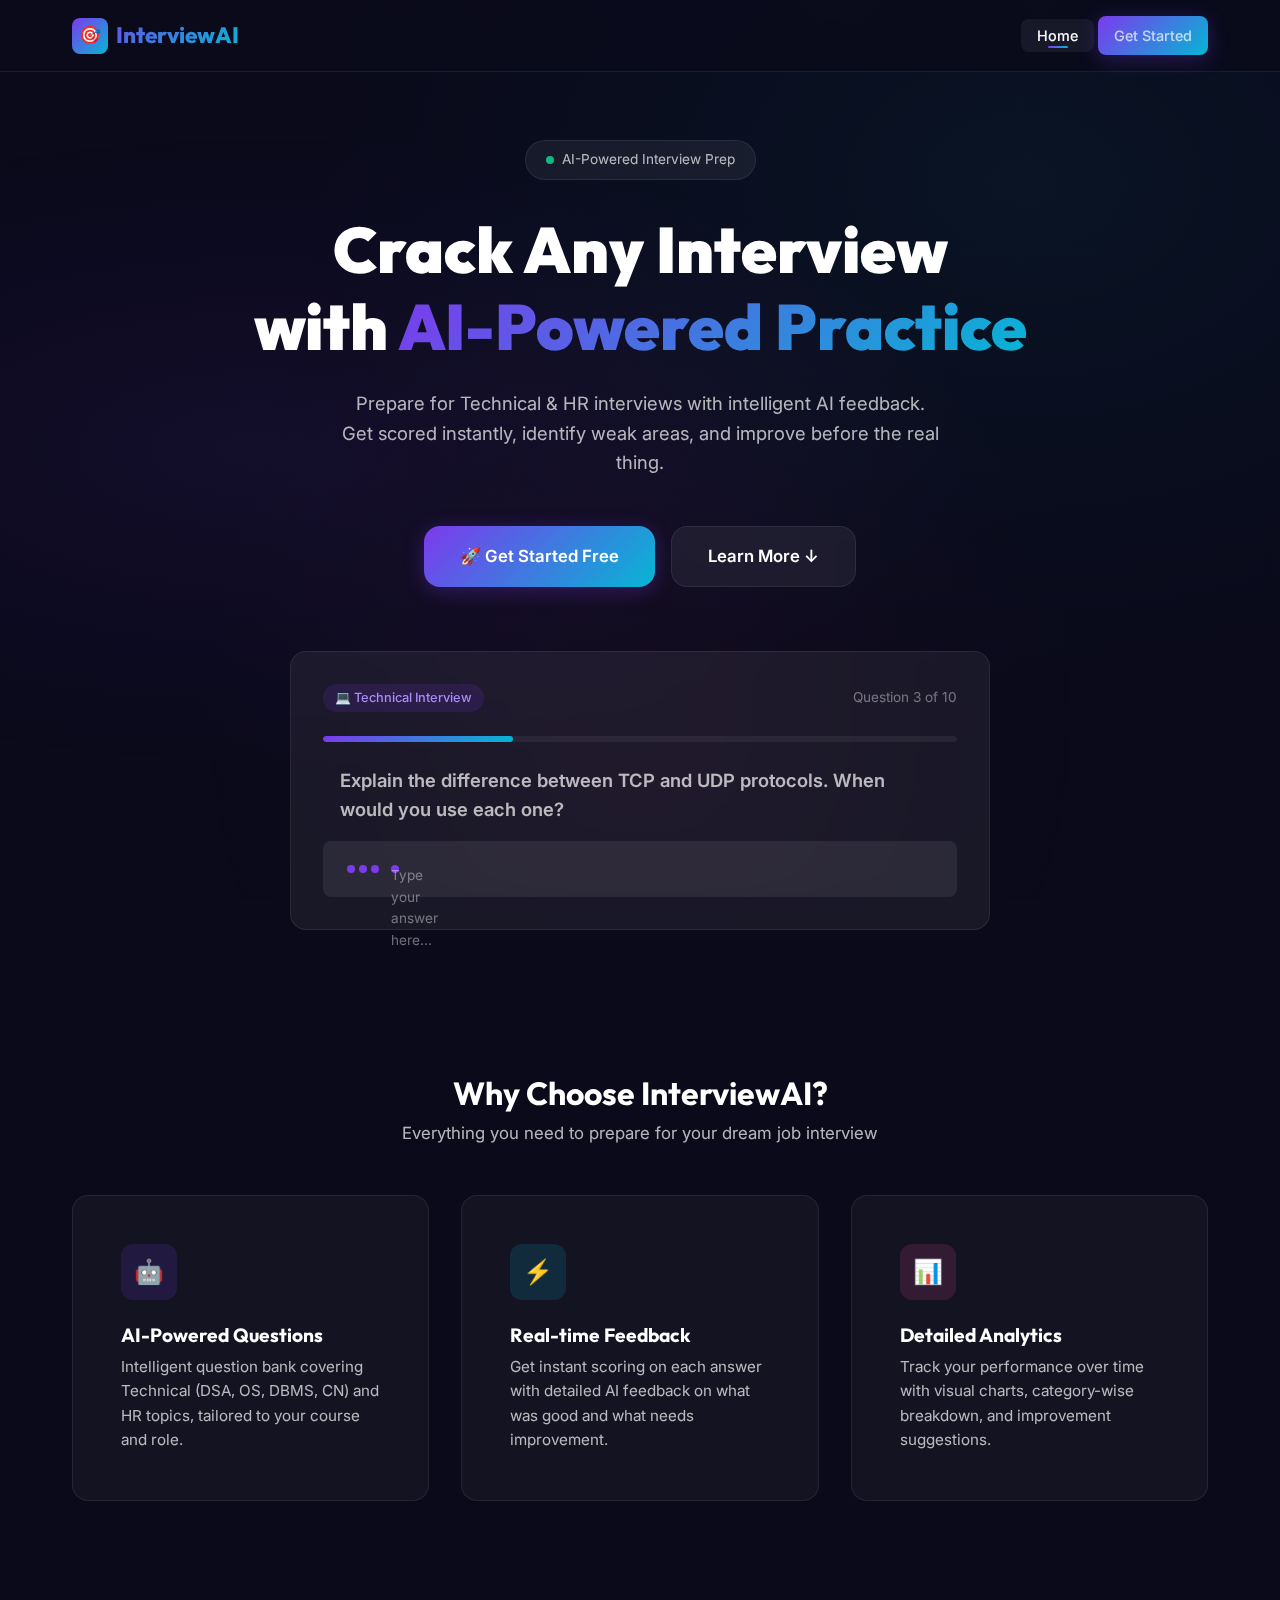
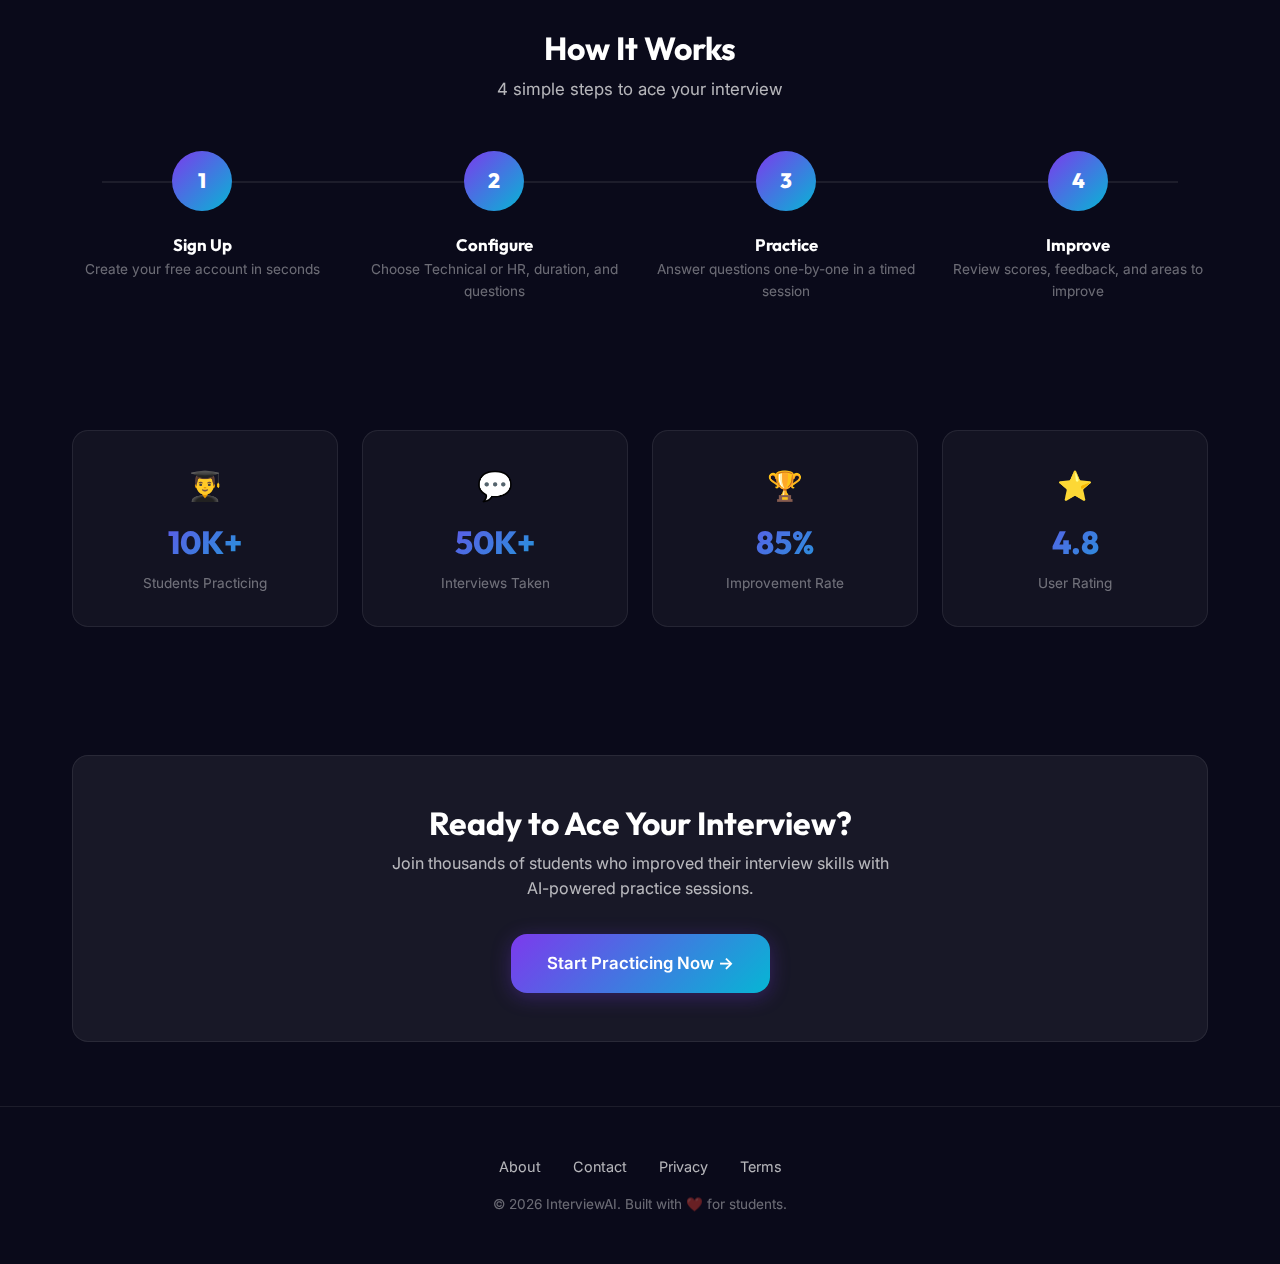
<file: index.html>
<!DOCTYPE html>
<html lang="en">
<head>
  <meta charset="UTF-8">
  <meta name="viewport" content="width=device-width, initial-scale=1.0">
  <meta name="description" content="AI-powered mock interview platform for college students. Practice Technical & HR interviews with real-time AI feedback.">
  <title>InterviewAI — Ace Your Next Interview</title>
  <link rel="stylesheet" href="css/style.css">
</head>
<body>
  <div class="particles"></div>

  <nav class="navbar" id="mainNavbar"></nav>

  <!-- Hero Section -->
  <section class="hero">
    <div class="container">
      <div class="hero-badge">
        <span class="badge-dot"></span>
        AI-Powered Interview Prep
      </div>
      <h1>
        Crack Any Interview<br>
        with <span class="gradient-text">AI-Powered Practice</span>
      </h1>
      <p>
        Prepare for Technical & HR interviews with intelligent AI feedback. 
        Get scored instantly, identify weak areas, and improve before the real thing.
      </p>
      <div class="hero-actions">
        <a href="signup.html" class="btn btn-primary btn-lg">
          🚀 Get Started Free
        </a>
        <a href="#features" class="btn btn-secondary btn-lg">
          Learn More ↓
        </a>
      </div>

      <!-- Hero Visual - Mock Interview Preview -->
      <div class="hero-visual">
        <div class="card glass" style="max-width: 700px; margin: 0 auto; padding: 2rem; text-align: left;">
          <div style="display: flex; justify-content: space-between; align-items: center; margin-bottom: 1.5rem;">
            <span class="tag tag-purple">💻 Technical Interview</span>
            <span style="color: var(--text-muted); font-size: 0.85rem;">Question 3 of 10</span>
          </div>
          <div class="progress-bar" style="margin-bottom: 1.5rem;">
            <div class="progress-fill" style="width: 30%;"></div>
          </div>
          <p style="font-size: 1.15rem; font-weight: 600; margin-bottom: 1rem;">
            Explain the difference between TCP and UDP protocols. When would you use each one?
          </p>
          <div style="background: var(--bg-input); border-radius: var(--radius-sm); padding: 1rem; color: var(--text-muted); font-size: 0.9rem;">
            <div class="typing-indicator">
              <span></span><span></span><span></span>
              <span style="margin-left: 8px; font-size: 0.85rem;">Type your answer here...</span>
            </div>
          </div>
        </div>
      </div>
    </div>
  </section>

  <!-- Features Section -->
  <section class="section" id="features">
    <div class="container">
      <div class="text-center mb-2xl">
        <h2 class="section-title scroll-animate">Why Choose <span class="gradient-text">InterviewAI</span>?</h2>
        <p class="section-subtitle scroll-animate">Everything you need to prepare for your dream job interview</p>
      </div>
      <div class="features-grid">
        <div class="card feature-card card-hover scroll-animate">
          <div class="feature-icon">🤖</div>
          <h3>AI-Powered Questions</h3>
          <p>Intelligent question bank covering Technical (DSA, OS, DBMS, CN) and HR topics, tailored to your course and role.</p>
        </div>
        <div class="card feature-card card-hover scroll-animate">
          <div class="feature-icon">⚡</div>
          <h3>Real-time Feedback</h3>
          <p>Get instant scoring on each answer with detailed AI feedback on what was good and what needs improvement.</p>
        </div>
        <div class="card feature-card card-hover scroll-animate">
          <div class="feature-icon">📊</div>
          <h3>Detailed Analytics</h3>
          <p>Track your performance over time with visual charts, category-wise breakdown, and improvement suggestions.</p>
        </div>
      </div>
    </div>
  </section>

  <!-- How It Works -->
  <section class="section">
    <div class="container">
      <div class="text-center mb-2xl">
        <h2 class="section-title scroll-animate">How It <span class="gradient-text">Works</span></h2>
        <p class="section-subtitle scroll-animate">4 simple steps to ace your interview</p>
      </div>
      <div class="steps">
        <div class="step-item scroll-animate">
          <div class="step-number">1</div>
          <h4>Sign Up</h4>
          <p>Create your free account in seconds</p>
        </div>
        <div class="step-item scroll-animate">
          <div class="step-number">2</div>
          <h4>Configure</h4>
          <p>Choose Technical or HR, duration, and questions</p>
        </div>
        <div class="step-item scroll-animate">
          <div class="step-number">3</div>
          <h4>Practice</h4>
          <p>Answer questions one-by-one in a timed session</p>
        </div>
        <div class="step-item scroll-animate">
          <div class="step-number">4</div>
          <h4>Improve</h4>
          <p>Review scores, feedback, and areas to improve</p>
        </div>
      </div>
    </div>
  </section>

  <!-- Stats Section -->
  <section class="section">
    <div class="container">
      <div class="grid grid-4" style="gap: var(--space-lg);">
        <div class="card stat-card scroll-animate">
          <div class="stat-icon">👨‍🎓</div>
          <div class="stat-value">10K+</div>
          <div class="stat-label">Students Practicing</div>
        </div>
        <div class="card stat-card scroll-animate">
          <div class="stat-icon">💬</div>
          <div class="stat-value">50K+</div>
          <div class="stat-label">Interviews Taken</div>
        </div>
        <div class="card stat-card scroll-animate">
          <div class="stat-icon">🏆</div>
          <div class="stat-value">85%</div>
          <div class="stat-label">Improvement Rate</div>
        </div>
        <div class="card stat-card scroll-animate">
          <div class="stat-icon">⭐</div>
          <div class="stat-value">4.8</div>
          <div class="stat-label">User Rating</div>
        </div>
      </div>
    </div>
  </section>

  <!-- CTA Section -->
  <section class="section">
    <div class="container">
      <div class="card glass text-center scroll-animate" style="padding: 3rem 2rem;">
        <h2 style="font-size: 2rem; margin-bottom: 0.5rem;">Ready to Ace Your Interview?</h2>
        <p class="text-secondary" style="margin-bottom: 2rem; max-width: 500px; margin-left: auto; margin-right: auto;">
          Join thousands of students who improved their interview skills with AI-powered practice sessions.
        </p>
        <a href="signup.html" class="btn btn-primary btn-lg">Start Practicing Now →</a>
      </div>
    </div>
  </section>

  <!-- Footer -->
  <footer class="footer">
    <div class="container">
      <div class="footer-links">
        <a href="#">About</a>
        <a href="#">Contact</a>
        <a href="#">Privacy</a>
        <a href="#">Terms</a>
      </div>
      <p>© 2026 InterviewAI. Built with ❤️ for students.</p>
    </div>
  </footer>

  <script src="js/app.js"></script>
  <script>
    renderNavbar('home');
  </script>
</body>
</html>
</file>
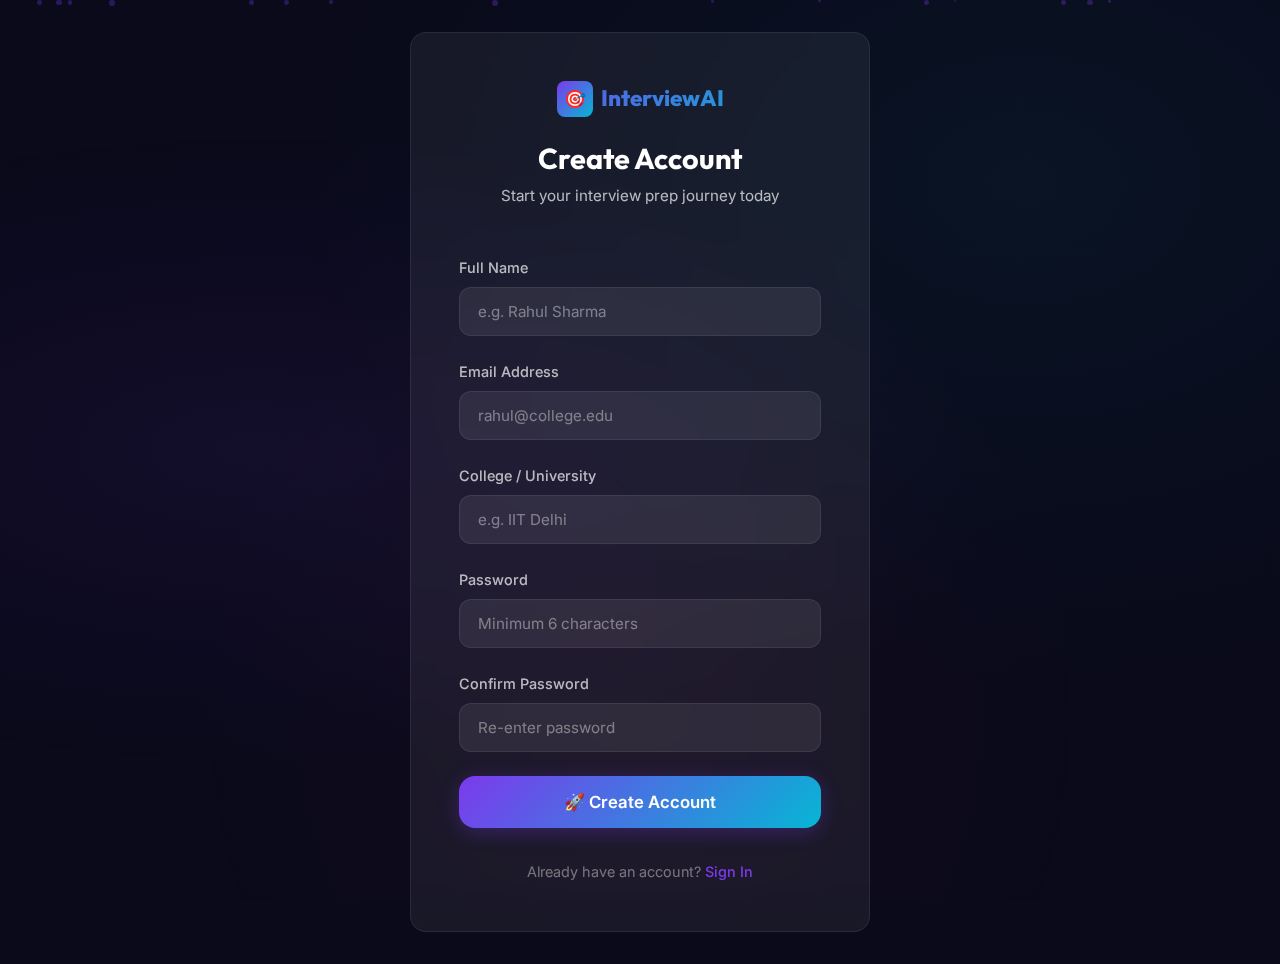
<file: analytics.html>
<!DOCTYPE html>
<html lang="en">

<head>
    <meta charset="UTF-8">
    <meta name="viewport" content="width=device-width, initial-scale=1.0">
    <title>Analytics — InterviewAI</title>
    <link rel="stylesheet" href="css/style.css">
</head>

<body>
    <div class="particles"></div>
    <nav class="navbar" id="mainNavbar"></nav>

    <div class="page-content">
        <div class="container">
            <!-- Results Header -->
            <div class="results-header animate-in">
                <span class="tag tag-purple mb-md" id="resultType" style="display: inline-flex;">💻 Technical
                    Interview</span>
                <h1 class="section-title mb-sm">Your Interview <span class="gradient-text">Results</span></h1>
                <p class="text-secondary" id="resultMeta">10 Questions • B.Tech • Feb 22, 2026</p>
            </div>

            <!-- Score & Stats Row -->
            <div class="grid grid-3 mb-xl" style="gap: var(--space-lg);">
                <!-- Overall Score Gauge -->
                <div class="card glass text-center animate-in animate-in-delay-1" style="padding: var(--space-2xl);">
                    <div class="score-gauge">
                        <svg viewBox="0 0 180 180">
                            <defs>
                                <linearGradient id="gaugeGradient" x1="0%" y1="0%" x2="100%" y2="0%">
                                    <stop offset="0%" style="stop-color:#7c3aed" />
                                    <stop offset="100%" style="stop-color:#06b6d4" />
                                </linearGradient>
                            </defs>
                            <circle class="gauge-bg" cx="90" cy="90" r="80" />
                            <circle class="gauge-fill" cx="90" cy="90" r="80" id="scoreCircle" />
                        </svg>
                        <div class="gauge-text">
                            <div class="gauge-value" id="scoreValue">0</div>
                            <div class="gauge-label">Overall Score</div>
                        </div>
                    </div>
                    <div class="mt-md" id="scoreTag"></div>
                </div>

                <!-- Performance Breakdown -->
                <div class="card glass animate-in animate-in-delay-2" style="padding: var(--space-2xl);">
                    <h4 class="mb-lg">📊 Performance</h4>
                    <div style="display: flex; flex-direction: column; gap: var(--space-md);" id="performanceBreakdown">
                    </div>
                </div>

                <!-- Quick Stats -->
                <div class="card glass animate-in animate-in-delay-3" style="padding: var(--space-2xl);">
                    <h4 class="mb-lg">⚡ Quick Stats</h4>
                    <div style="display: flex; flex-direction: column; gap: var(--space-lg);" id="quickStats">
                    </div>
                </div>
            </div>

            <!-- Category Chart -->
            <div class="card glass mb-xl animate-in animate-in-delay-3" style="padding: var(--space-2xl);">
                <h3 class="mb-lg">📈 Score Distribution</h3>
                <div class="bar-chart" id="barChart"></div>
            </div>

            <!-- Strengths & Improvements -->
            <div class="grid grid-2 mb-xl" style="gap: var(--space-lg);">
                <div class="card glass animate-in animate-in-delay-4" style="padding: var(--space-2xl);">
                    <h3 class="mb-lg">💪 Strengths</h3>
                    <ul class="improvement-list" id="strengthsList">
                    </ul>
                </div>
                <div class="card glass animate-in animate-in-delay-5" style="padding: var(--space-2xl);">
                    <h3 class="mb-lg">🎯 Areas of Improvement</h3>
                    <ul class="improvement-list" id="improvementsList">
                    </ul>
                </div>
            </div>

            <!-- Detailed Q&A Feedback -->
            <div class="animate-in animate-in-delay-5">
                <h3 class="mb-lg">📝 Detailed Question Feedback</h3>
                <div id="feedbackList"></div>
            </div>

            <!-- Historical Performance (if multiple) -->
            <div class="card glass mt-xl animate-in" id="historySection"
                style="padding: var(--space-2xl); display: none;">
                <h3 class="mb-lg">📊 Performance Trend</h3>
                <div class="bar-chart" id="historyChart" style="height: 150px;"></div>
            </div>

            <!-- Actions -->
            <div class="d-flex justify-between mt-xl animate-in" style="flex-wrap: wrap; gap: var(--space-md);">
                <a href="dashboard.html" class="btn btn-secondary">← Back to Dashboard</a>
                <div class="d-flex gap-md">
                    <a href="select-interview.html" class="btn btn-primary">🔄 Take Another Interview</a>
                </div>
            </div>
        </div>
    </div>

    <script src="js/app.js"></script>
    <script src="js/analytics.js"></script>
</body>

</html>
</file>
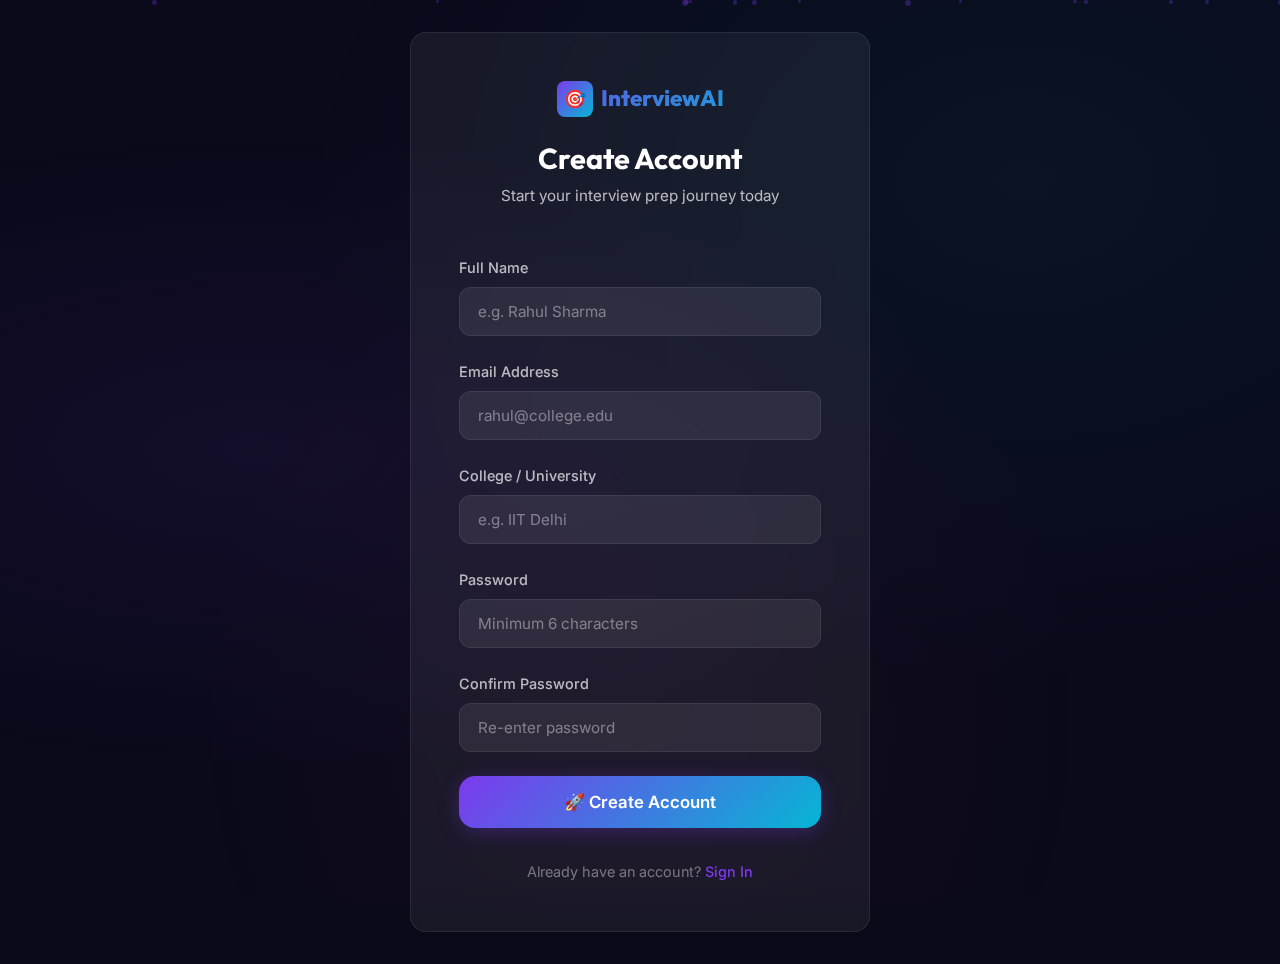
<file: dashboard.html>
<!DOCTYPE html>
<html lang="en">

<head>
    <meta charset="UTF-8">
    <meta name="viewport" content="width=device-width, initial-scale=1.0">
    <title>Dashboard — InterviewAI</title>
    <link rel="stylesheet" href="css/style.css">
</head>

<body>
    <div class="particles"></div>
    <nav class="navbar" id="mainNavbar"></nav>

    <div class="page-content">
        <div class="container">
            <div class="dashboard-layout">
                <!-- Sidebar -->
                <aside class="card glass sidebar animate-in">
                    <ul class="sidebar-nav">
                        <li><a href="dashboard.html" class="active"><span class="nav-icon">📊</span> Dashboard</a></li>
                        <li><a href="select-interview.html"><span class="nav-icon">🎤</span> New Interview</a></li>
                        <li><a href="analytics.html"><span class="nav-icon">📈</span> Analytics</a></li>
                        <li><a href="profile.html"><span class="nav-icon">👤</span> Profile</a></li>
                    </ul>
                    <div
                        style="margin-top: auto; padding-top: var(--space-xl); border-top: 1px solid var(--border-color); margin-top: var(--space-xl);">
                        <a href="#" onclick="logout()"
                            style="display: flex; align-items: center; gap: var(--space-md); padding: 12px 16px; border-radius: var(--radius-md); font-size: 0.9rem; color: var(--text-muted); transition: var(--transition-base);">
                            <span class="nav-icon">🚪</span> Logout
                        </a>
                    </div>
                </aside>

                <!-- Main Content -->
                <main class="main-content">
                    <!-- Welcome Banner -->
                    <div class="card glass welcome-banner animate-in animate-in-delay-1">
                        <div class="banner-decoration">🎯</div>
                        <h2 id="welcomeText">Welcome back! 👋</h2>
                        <p>Ready to practice? Start a new mock interview and sharpen your skills.</p>
                        <a href="select-interview.html" class="btn btn-primary">🚀 Start New Interview</a>
                    </div>

                    <!-- Stats -->
                    <div class="grid grid-3 mb-xl" style="gap: var(--space-md);" id="statsGrid">
                        <div class="card glass stat-card animate-in animate-in-delay-2">
                            <div class="stat-icon">📝</div>
                            <div class="stat-value" id="totalInterviews">0</div>
                            <div class="stat-label">Total Interviews</div>
                        </div>
                        <div class="card glass stat-card animate-in animate-in-delay-3">
                            <div class="stat-icon">🏆</div>
                            <div class="stat-value" id="avgScore">—</div>
                            <div class="stat-label">Average Score</div>
                        </div>
                        <div class="card glass stat-card animate-in animate-in-delay-4">
                            <div class="stat-icon">⭐</div>
                            <div class="stat-value" id="bestCategory">—</div>
                            <div class="stat-label">Best Category</div>
                        </div>
                    </div>

                    <!-- Quick Actions -->
                    <div class="grid grid-2 mb-xl" style="gap: var(--space-md);">
                        <a href="select-interview.html" class="card glass card-hover animate-in animate-in-delay-3"
                            style="text-decoration: none;">
                            <div style="display: flex; align-items: center; gap: var(--space-lg);">
                                <div
                                    style="width: 56px; height: 56px; border-radius: var(--radius-md); background: rgba(124, 58, 237, 0.15); display: flex; align-items: center; justify-content: center; font-size: 1.5rem;">
                                    💻</div>
                                <div>
                                    <h4>Technical Interview</h4>
                                    <p class="text-muted" style="font-size: 0.85rem;">DSA, OS, DBMS, CN & more</p>
                                </div>
                            </div>
                        </a>
                        <a href="select-interview.html" class="card glass card-hover animate-in animate-in-delay-4"
                            style="text-decoration: none;">
                            <div style="display: flex; align-items: center; gap: var(--space-lg);">
                                <div
                                    style="width: 56px; height: 56px; border-radius: var(--radius-md); background: rgba(6, 182, 212, 0.15); display: flex; align-items: center; justify-content: center; font-size: 1.5rem;">
                                    🗣️</div>
                                <div>
                                    <h4>HR Interview</h4>
                                    <p class="text-muted" style="font-size: 0.85rem;">Behavioral & situational questions
                                    </p>
                                </div>
                            </div>
                        </a>
                    </div>

                    <!-- Recent Interviews -->
                    <div class="card glass animate-in animate-in-delay-5">
                        <div class="d-flex justify-between align-center mb-lg">
                            <h3>📋 Recent Interviews</h3>
                            <a href="analytics.html" class="btn btn-sm btn-outline">View All</a>
                        </div>
                        <div id="historyList">
                            <div class="text-center" style="padding: 3rem;">
                                <p style="font-size: 3rem; margin-bottom: var(--space-md);">🎤</p>
                                <p class="text-secondary">No interviews yet. Start your first one!</p>
                                <a href="select-interview.html" class="btn btn-primary btn-sm mt-lg">Start Interview</a>
                            </div>
                        </div>
                    </div>
                </main>
            </div>
        </div>
    </div>

    <script src="js/app.js"></script>
    <script src="js/dashboard.js"></script>
</body>

</html>
</file>
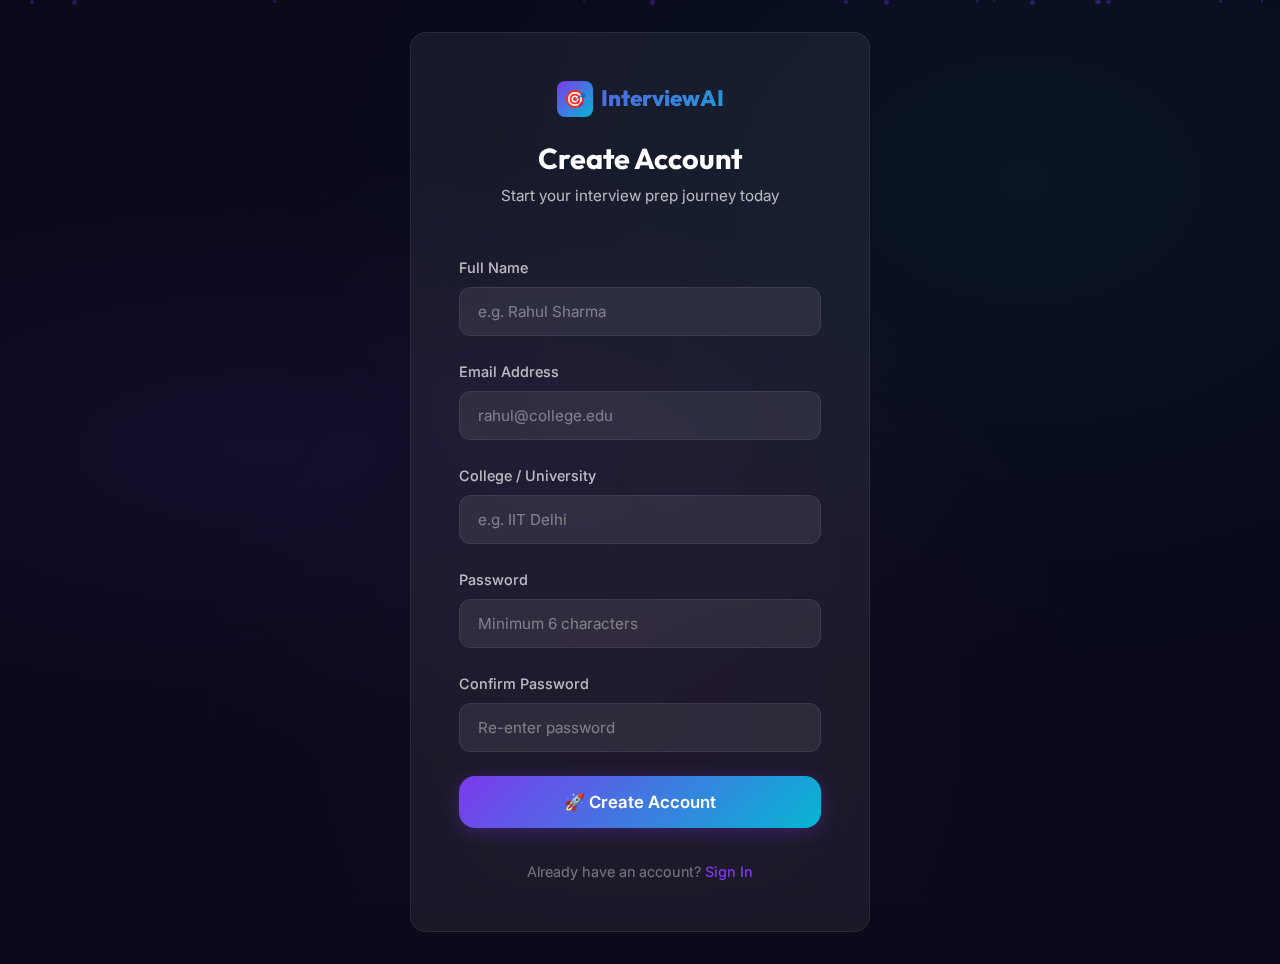
<file: interview.html>
<!DOCTYPE html>
<html lang="en">

<head>
    <meta charset="UTF-8">
    <meta name="viewport" content="width=device-width, initial-scale=1.0">
    <title>Live Interview — InterviewAI</title>
    <link rel="stylesheet" href="css/style.css">
</head>

<body>
    <div class="particles"></div>
    <nav class="navbar" id="mainNavbar"></nav>

    <div class="page-content">
        <div class="container interview-container">
            <!-- Interview Header -->
            <div class="interview-header animate-in">
                <div class="d-flex justify-between align-center mb-md">
                    <div>
                        <span class="tag tag-purple" id="interviewType">💻 Technical</span>
                        <span class="tag tag-cyan" id="interviewCourse">B.Tech</span>
                    </div>
                    <div class="timer" id="timer">
                        <span class="timer-icon">⏱️</span>
                        <span id="timerDisplay">10:00</span>
                    </div>
                </div>
                <div class="d-flex justify-between align-center mb-sm">
                    <span class="question-counter" id="questionCounter">Question 1 of 10</span>
                    <span class="text-muted" style="font-size: 0.85rem;" id="progressPercent">10%</span>
                </div>
                <div class="progress-bar">
                    <div class="progress-fill" id="progressFill" style="width: 10%"></div>
                </div>
            </div>

            <!-- AI Interviewer -->
            <div class="card glass mb-md animate-in animate-in-delay-1" style="padding: var(--space-lg);">
                <div class="d-flex align-center gap-md mb-sm">
                    <div
                        style="width: 40px; height: 40px; border-radius: var(--radius-full); background: var(--accent-gradient); display: flex; align-items: center; justify-content: center; font-size: 1rem;">
                        🤖</div>
                    <div>
                        <div style="font-weight: 600; font-size: 0.9rem;">AI Interviewer</div>
                        <div class="text-muted" style="font-size: 0.75rem;">Asking questions...</div>
                    </div>
                </div>
            </div>

            <!-- Question Card -->
            <div class="card glass question-card animate-in animate-in-delay-2" id="questionCard">
                <div class="question-number" id="questionLabel">Question 1</div>
                <div class="question-text" id="questionText">Loading question...</div>
            </div>

            <!-- Answer Area -->
            <div class="answer-area animate-in animate-in-delay-3">
                <textarea class="form-input" id="answerInput"
                    placeholder="Type your answer here... Be detailed and clear in your response." rows="8"></textarea>
                <div class="d-flex justify-between align-center mt-sm">
                    <span class="text-muted" style="font-size: 0.8rem;" id="charCount">0 characters</span>
                    <span class="text-muted" style="font-size: 0.8rem;">💡 Tip: Structure your answer clearly</span>
                </div>
            </div>

            <!-- Actions -->
            <div class="interview-actions animate-in animate-in-delay-4">
                <button class="btn btn-secondary" id="skipBtn" onclick="skipQuestion()">Skip →</button>
                <div class="d-flex gap-md">
                    <button class="btn btn-outline" id="endBtn" onclick="endInterview()">End Interview</button>
                    <button class="btn btn-primary btn-lg" id="submitBtn" onclick="submitAnswer()">
                        Submit Answer →
                    </button>
                </div>
            </div>

            <!-- Submitting Overlay -->
            <div class="hidden" id="submittingOverlay"
                style="position: fixed; inset: 0; background: rgba(10,10,26,0.9); z-index: 9999; display: flex; align-items: center; justify-content: center;">
                <div class="text-center">
                    <div class="spinner" style="margin-bottom: var(--space-lg);"></div>
                    <h3>AI is analyzing your answers...</h3>
                    <p class="text-secondary mt-sm">Generating scores and feedback</p>
                </div>
            </div>
        </div>
    </div>

    <script src="js/app.js"></script>
    <script src="js/interview.js"></script>
</body>

</html>
</file>
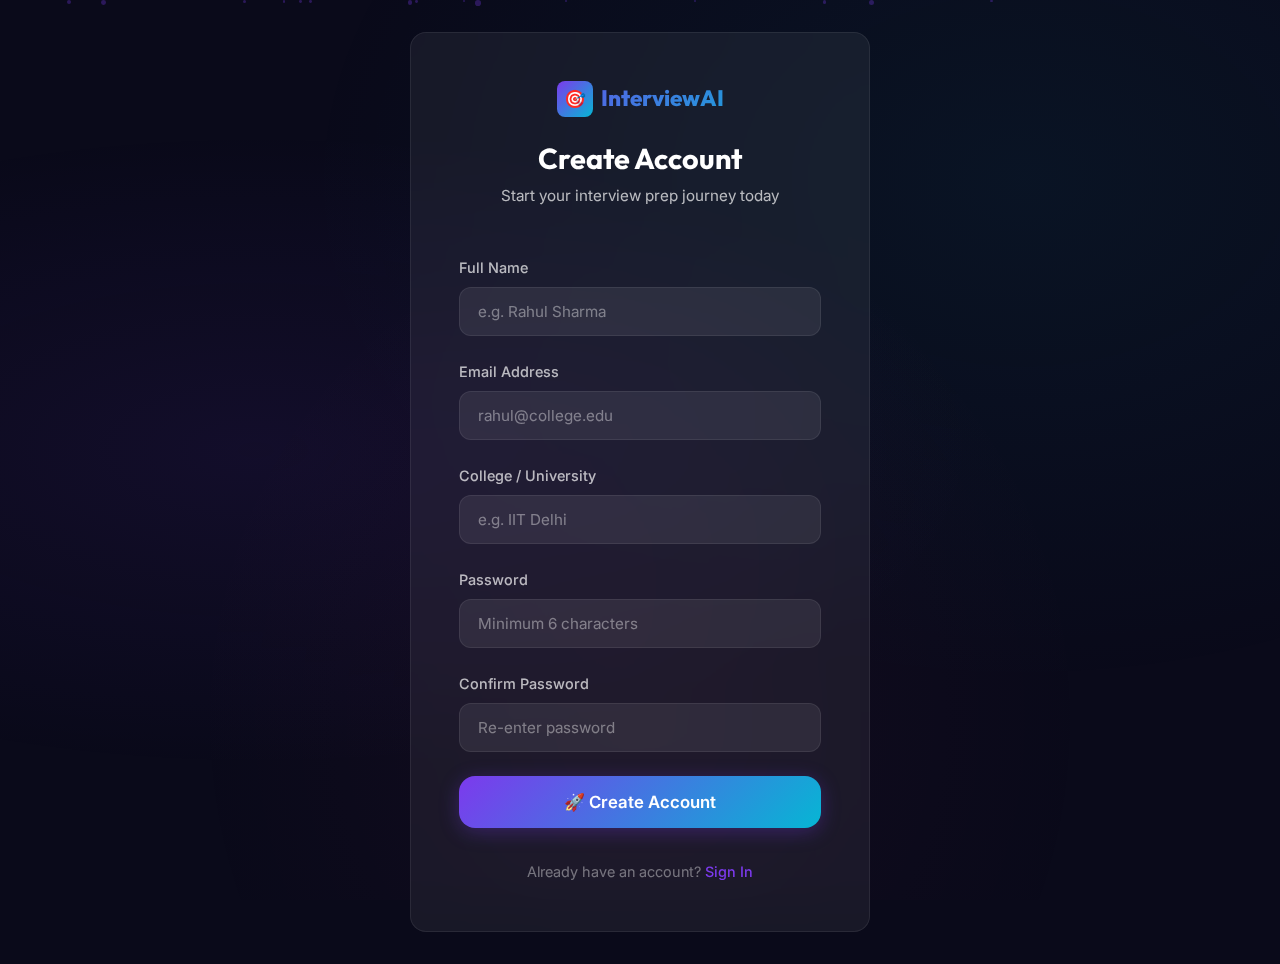
<file: profile.html>
<!DOCTYPE html>
<html lang="en">

<head>
    <meta charset="UTF-8">
    <meta name="viewport" content="width=device-width, initial-scale=1.0">
    <title>Profile — InterviewAI</title>
    <link rel="stylesheet" href="css/style.css">
</head>

<body>
    <div class="particles"></div>
    <nav class="navbar" id="mainNavbar"></nav>

    <div class="page-content">
        <div class="container container-md">
            <!-- Profile Header -->
            <div class="card glass profile-header animate-in" id="profileHeader">
                <div class="profile-avatar" id="profileAvatar">RS</div>
                <div class="profile-info">
                    <h2 id="profileName">Student</h2>
                    <p id="profileEmail">student@college.edu</p>
                    <div class="mt-sm" id="profileTags"></div>
                </div>
            </div>

            <!-- Profile Form -->
            <div class="card glass animate-in animate-in-delay-2">
                <h3 style="margin-bottom: var(--space-lg);">📝 Edit Profile</h3>
                <form id="profileForm">
                    <div class="grid grid-2" style="gap: var(--space-lg);">
                        <div class="form-group">
                            <label class="form-label" for="name">Full Name</label>
                            <input type="text" class="form-input" id="name" placeholder="Your name">
                        </div>
                        <div class="form-group">
                            <label class="form-label" for="email">Email</label>
                            <input type="email" class="form-input" id="email" placeholder="Email" readonly
                                style="opacity: 0.6;">
                        </div>
                    </div>

                    <div class="grid grid-2" style="gap: var(--space-lg);">
                        <div class="form-group">
                            <label class="form-label" for="college">College</label>
                            <input type="text" class="form-input" id="college" placeholder="Your college">
                        </div>
                        <div class="form-group">
                            <label class="form-label" for="course">Course</label>
                            <select class="form-input" id="course">
                                <option value="">Select Course</option>
                                <option value="BTech">B.Tech</option>
                                <option value="BCA">BCA</option>
                                <option value="BSc">B.Sc Computer Science</option>
                                <option value="MCA">MCA</option>
                                <option value="MBA">MBA</option>
                                <option value="Other">Other Graduation</option>
                            </select>
                        </div>
                    </div>

                    <div class="grid grid-2" style="gap: var(--space-lg);">
                        <div class="form-group">
                            <label class="form-label" for="year">Year of Study</label>
                            <select class="form-input" id="year">
                                <option value="">Select Year</option>
                                <option value="1st Year">1st Year</option>
                                <option value="2nd Year">2nd Year</option>
                                <option value="3rd Year">3rd Year</option>
                                <option value="4th Year">4th Year</option>
                                <option value="Graduated">Graduated</option>
                            </select>
                        </div>
                        <div class="form-group">
                            <label class="form-label" for="phone">Phone</label>
                            <input type="tel" class="form-input" id="phone" placeholder="+91 98765 43210">
                        </div>
                    </div>

                    <div class="form-group">
                        <label class="form-label" for="skills">Skills (comma-separated)</label>
                        <input type="text" class="form-input" id="skills" placeholder="e.g. Java, Python, React, SQL">
                    </div>

                    <div class="form-group">
                        <label class="form-label" for="bio">Bio / About</label>
                        <textarea class="form-input" id="bio" rows="3"
                            placeholder="Tell us about yourself..."></textarea>
                    </div>

                    <div style="display: flex; gap: var(--space-md); justify-content: flex-end;">
                        <a href="dashboard.html" class="btn btn-secondary">Cancel</a>
                        <button type="submit" class="btn btn-primary">💾 Save Profile</button>
                    </div>
                </form>
            </div>
        </div>
    </div>

    <script src="js/app.js"></script>
    <script src="js/profile.js"></script>
</body>

</html>
</file>
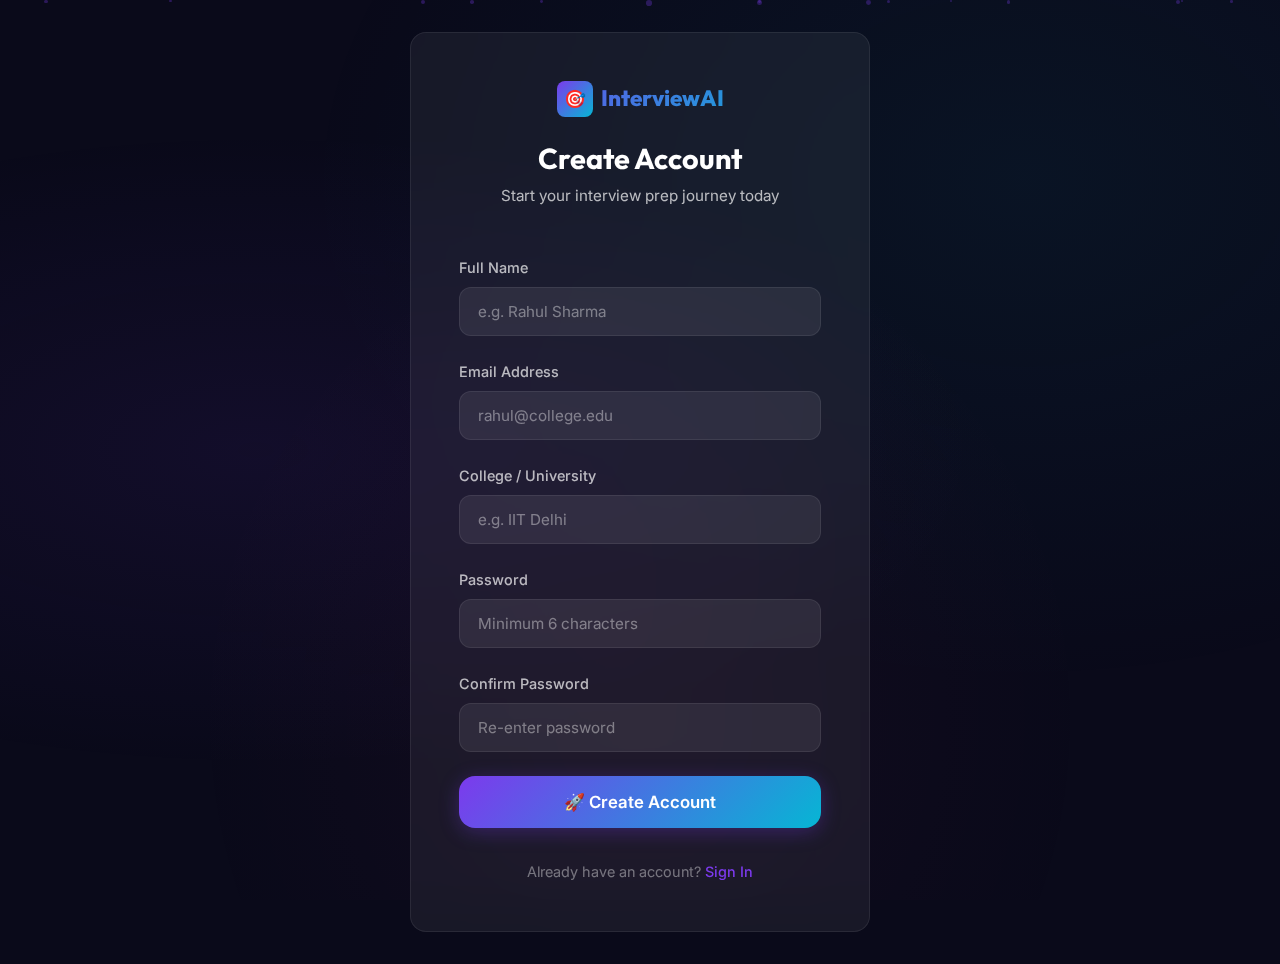
<file: select-interview.html>
<!DOCTYPE html>
<html lang="en">

<head>
    <meta charset="UTF-8">
    <meta name="viewport" content="width=device-width, initial-scale=1.0">
    <title>Select Interview — InterviewAI</title>
    <link rel="stylesheet" href="css/style.css">
</head>

<body>
    <div class="particles"></div>
    <nav class="navbar" id="mainNavbar"></nav>

    <div class="page-content">
        <div class="container container-md">
            <div class="text-center mb-2xl animate-in">
                <h2 class="section-title">Configure Your <span class="gradient-text">Interview</span></h2>
                <p class="text-secondary">Choose your preferences and start practicing</p>
            </div>

            <!-- Step Indicator -->
            <div class="step-indicator animate-in animate-in-delay-1" id="stepIndicator">
                <div class="step-dot active" data-step="1"></div>
                <div class="step-line" data-line="1"></div>
                <div class="step-dot" data-step="2"></div>
                <div class="step-line" data-line="2"></div>
                <div class="step-dot" data-step="3"></div>
                <div class="step-line" data-line="3"></div>
                <div class="step-dot" data-step="4"></div>
            </div>

            <!-- Step 1: Interview Type -->
            <div class="interview-step animate-in animate-in-delay-2" id="step1">
                <h3 class="text-center mb-lg">Step 1: Choose Interview Type</h3>
                <div class="select-grid">
                    <div class="select-card" data-value="Technical" onclick="selectOption(this, 'type')">
                        <span class="check-mark">✓</span>
                        <span class="card-icon">💻</span>
                        <div class="card-title">Technical</div>
                        <div class="card-desc">DSA, OS, DBMS, CN, OOPs</div>
                    </div>
                    <div class="select-card" data-value="HR" onclick="selectOption(this, 'type')">
                        <span class="check-mark">✓</span>
                        <span class="card-icon">🗣️</span>
                        <div class="card-title">HR</div>
                        <div class="card-desc">Behavioral & Situational</div>
                    </div>
                </div>
            </div>

            <!-- Step 2: Course -->
            <div class="interview-step hidden" id="step2">
                <h3 class="text-center mb-lg">Step 2: Select Your Course</h3>
                <div class="select-grid">
                    <div class="select-card" data-value="BTech" onclick="selectOption(this, 'course')">
                        <span class="check-mark">✓</span>
                        <span class="card-icon">🎓</span>
                        <div class="card-title">B.Tech</div>
                        <div class="card-desc">Engineering students</div>
                    </div>
                    <div class="select-card" data-value="Other" onclick="selectOption(this, 'course')">
                        <span class="check-mark">✓</span>
                        <span class="card-icon">📚</span>
                        <div class="card-title">Other Graduation</div>
                        <div class="card-desc">BCA, BSc, MBA, MCA & more</div>
                    </div>
                </div>
            </div>

            <!-- Step 3: Duration -->
            <div class="interview-step hidden" id="step3">
                <h3 class="text-center mb-lg">Step 3: Choose Duration</h3>
                <div class="select-grid">
                    <div class="select-card" data-value="10" onclick="selectOption(this, 'duration')">
                        <span class="check-mark">✓</span>
                        <span class="card-icon">⏱️</span>
                        <div class="card-title">10 Minutes</div>
                        <div class="card-desc">Quick practice session</div>
                    </div>
                    <div class="select-card" data-value="15" onclick="selectOption(this, 'duration')">
                        <span class="check-mark">✓</span>
                        <span class="card-icon">⏰</span>
                        <div class="card-title">15 Minutes</div>
                        <div class="card-desc">Extended deep practice</div>
                    </div>
                </div>
            </div>

            <!-- Step 4: Questions -->
            <div class="interview-step hidden" id="step4">
                <h3 class="text-center mb-lg">Step 4: Number of Questions</h3>
                <div class="select-grid">
                    <div class="select-card" data-value="10" onclick="selectOption(this, 'questions')">
                        <span class="check-mark">✓</span>
                        <span class="card-icon">🔟</span>
                        <div class="card-title">10 Questions</div>
                        <div class="card-desc">Standard interview set</div>
                    </div>
                    <div class="select-card" data-value="15" onclick="selectOption(this, 'questions')">
                        <span class="check-mark">✓</span>
                        <span class="card-icon">1️⃣5️⃣</span>
                        <div class="card-title">15 Questions</div>
                        <div class="card-desc">Comprehensive coverage</div>
                    </div>
                </div>
            </div>

            <!-- Summary & Start -->
            <div class="interview-step hidden" id="stepSummary">
                <div class="card glass text-center" style="padding: 2.5rem;">
                    <h3 style="margin-bottom: var(--space-lg);">🎯 Interview Summary</h3>
                    <div class="grid grid-2"
                        style="gap: var(--space-md); max-width: 400px; margin: 0 auto var(--space-xl);"
                        id="summaryGrid">
                    </div>
                    <button class="btn btn-primary btn-lg" onclick="startInterview()">
                        🚀 Start Interview
                    </button>
                </div>
            </div>

            <!-- Navigation buttons -->
            <div class="d-flex justify-between mt-xl" id="stepNav">
                <button class="btn btn-secondary hidden" id="prevBtn" onclick="prevStep()">← Previous</button>
                <div></div>
                <button class="btn btn-primary hidden" id="nextBtn" onclick="nextStep()">Next →</button>
            </div>
        </div>
    </div>

    <script src="js/app.js"></script>
    <script src="js/select-interview.js"></script>
</body>

</html>
</file>
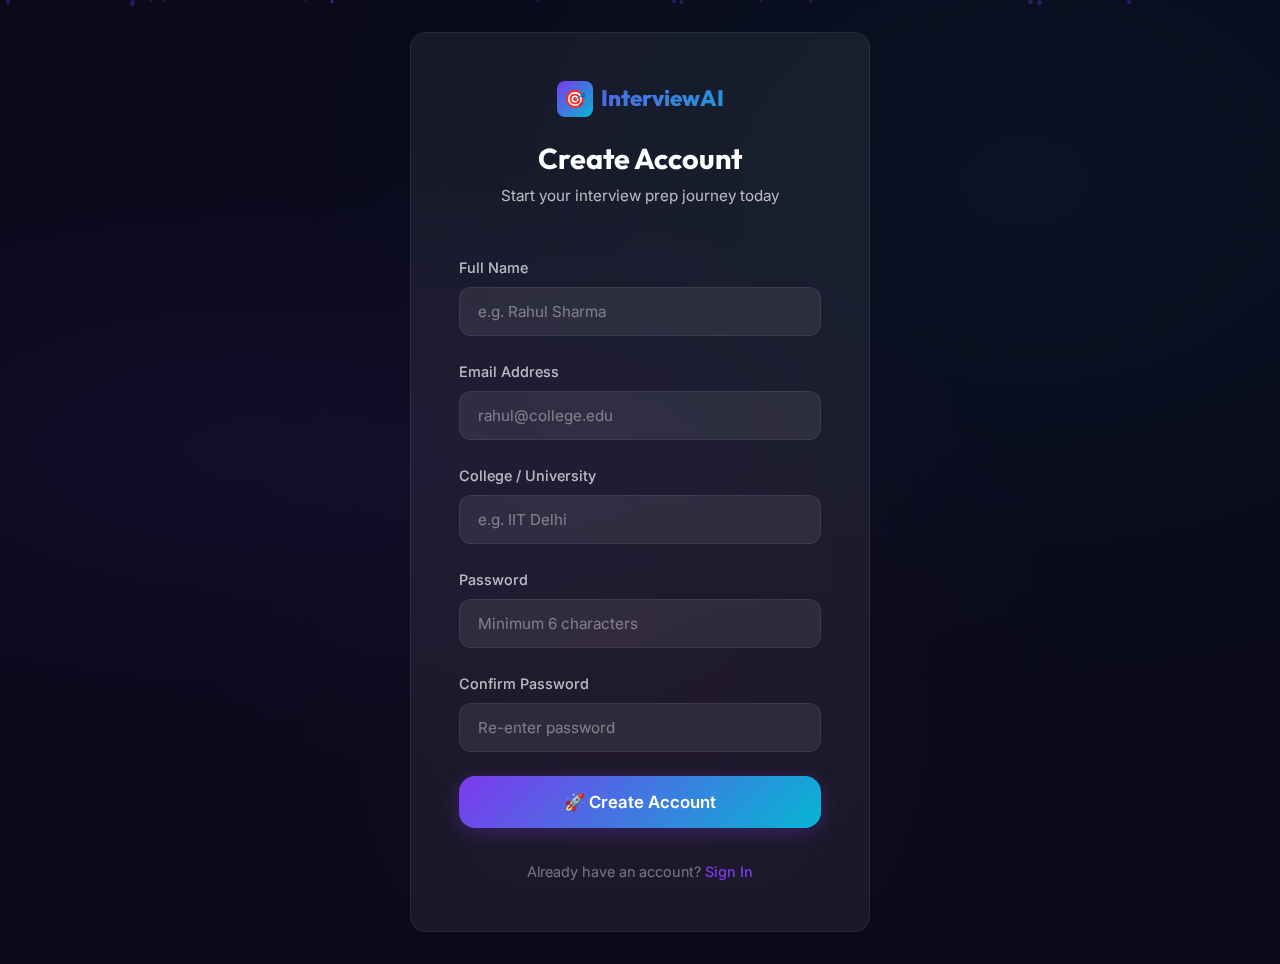
<file: signup.html>
<!DOCTYPE html>
<html lang="en">

<head>
    <meta charset="UTF-8">
    <meta name="viewport" content="width=device-width, initial-scale=1.0">
    <meta name="description"
        content="Sign up for InterviewAI — Create your free account and start practicing interviews.">
    <title>Sign Up — InterviewAI</title>
    <link rel="stylesheet" href="css/style.css">
</head>

<body>
    <div class="particles"></div>

    <div class="auth-page">
        <div class="card glass auth-card animate-in">
            <div class="auth-header">
                <a href="index.html" class="navbar-brand" style="justify-content: center; margin-bottom: 1.5rem;">
                    <span class="brand-icon">🎯</span>
                    InterviewAI
                </a>
                <h2>Create Account</h2>
                <p>Start your interview prep journey today</p>
            </div>

            <form id="signupForm" novalidate>
                <div class="form-group">
                    <label class="form-label" for="name">Full Name</label>
                    <input type="text" class="form-input" id="name" placeholder="e.g. Rahul Sharma" required>
                    <div class="form-error">Please enter your full name</div>
                </div>

                <div class="form-group">
                    <label class="form-label" for="email">Email Address</label>
                    <input type="email" class="form-input" id="email" placeholder="rahul@college.edu" required>
                    <div class="form-error">Please enter a valid email</div>
                </div>

                <div class="form-group">
                    <label class="form-label" for="college">College / University</label>
                    <input type="text" class="form-input" id="college" placeholder="e.g. IIT Delhi" required>
                    <div class="form-error">Please enter your college name</div>
                </div>

                <div class="form-group">
                    <label class="form-label" for="password">Password</label>
                    <input type="password" class="form-input" id="password" placeholder="Minimum 6 characters" required>
                    <div class="form-error">Password must be at least 6 characters</div>
                </div>

                <div class="form-group">
                    <label class="form-label" for="confirmPassword">Confirm Password</label>
                    <input type="password" class="form-input" id="confirmPassword" placeholder="Re-enter password"
                        required>
                    <div class="form-error">Passwords do not match</div>
                </div>

                <button type="submit" class="btn btn-primary btn-block btn-lg">
                    🚀 Create Account
                </button>
            </form>

            <div class="auth-footer">
                Already have an account? <a href="#" id="loginLink">Sign In</a>
            </div>
        </div>
    </div>

    <script src="js/app.js"></script>
    <script src="js/signup.js"></script>
</body>

</html>
</file>
<file: css/style.css>
/* ============================================
   AI MOCK INTERVIEW PLATFORM - DESIGN SYSTEM
   ============================================ */

@import url('https://fonts.googleapis.com/css2?family=Inter:wght@300;400;500;600;700;800;900&family=Outfit:wght@400;500;600;700;800&display=swap');

/* ---- CSS Custom Properties ---- */
:root {
  /* Colors */
  --bg-primary: #0a0a1a;
  --bg-secondary: #12122a;
  --bg-card: rgba(255, 255, 255, 0.04);
  --bg-glass: rgba(255, 255, 255, 0.06);
  --bg-glass-hover: rgba(255, 255, 255, 0.1);
  --bg-input: rgba(255, 255, 255, 0.08);

  --text-primary: #ffffff;
  --text-secondary: rgba(255, 255, 255, 0.7);
  --text-muted: rgba(255, 255, 255, 0.4);

  --accent-gradient: linear-gradient(135deg, #7c3aed, #06b6d4);
  --accent-gradient-hover: linear-gradient(135deg, #8b5cf6, #22d3ee);
  --accent-purple: #7c3aed;
  --accent-cyan: #06b6d4;
  --accent-pink: #ec4899;
  --accent-green: #10b981;
  --accent-amber: #f59e0b;
  --accent-red: #ef4444;

  --border-color: rgba(255, 255, 255, 0.08);
  --border-active: rgba(124, 58, 237, 0.5);

  --shadow-sm: 0 2px 8px rgba(0, 0, 0, 0.3);
  --shadow-md: 0 8px 32px rgba(0, 0, 0, 0.4);
  --shadow-lg: 0 16px 64px rgba(0, 0, 0, 0.5);
  --shadow-glow: 0 0 40px rgba(124, 58, 237, 0.15);
  --shadow-glow-cyan: 0 0 40px rgba(6, 182, 212, 0.15);

  /* Spacing */
  --space-xs: 0.25rem;
  --space-sm: 0.5rem;
  --space-md: 1rem;
  --space-lg: 1.5rem;
  --space-xl: 2rem;
  --space-2xl: 3rem;
  --space-3xl: 4rem;

  /* Border Radius */
  --radius-sm: 8px;
  --radius-md: 12px;
  --radius-lg: 16px;
  --radius-xl: 24px;
  --radius-full: 50%;

  /* Transitions */
  --transition-fast: 0.15s ease;
  --transition-base: 0.3s ease;
  --transition-slow: 0.5s ease;
  --transition-spring: 0.4s cubic-bezier(0.34, 1.56, 0.64, 1);
}

/* ---- Global Reset & Base ---- */
*, *::before, *::after {
  margin: 0;
  padding: 0;
  box-sizing: border-box;
}

html {
  scroll-behavior: smooth;
  font-size: 16px;
}

body {
  font-family: 'Inter', -apple-system, BlinkMacSystemFont, sans-serif;
  background: var(--bg-primary);
  color: var(--text-primary);
  line-height: 1.6;
  min-height: 100vh;
  overflow-x: hidden;
  -webkit-font-smoothing: antialiased;
}

/* Animated background */
body::before {
  content: '';
  position: fixed;
  top: 0;
  left: 0;
  width: 100%;
  height: 100%;
  background:
    radial-gradient(ellipse at 20% 50%, rgba(124, 58, 237, 0.08) 0%, transparent 50%),
    radial-gradient(ellipse at 80% 20%, rgba(6, 182, 212, 0.06) 0%, transparent 50%),
    radial-gradient(ellipse at 50% 80%, rgba(236, 72, 153, 0.04) 0%, transparent 50%);
  z-index: -1;
  pointer-events: none;
}

a {
  text-decoration: none;
  color: inherit;
}

img { max-width: 100%; }

h1, h2, h3, h4, h5, h6 {
  font-family: 'Outfit', sans-serif;
  font-weight: 700;
  line-height: 1.2;
}

/* ---- Container ---- */
.container {
  width: 100%;
  max-width: 1200px;
  margin: 0 auto;
  padding: 0 var(--space-xl);
}

.container-sm {
  max-width: 560px;
}

.container-md {
  max-width: 800px;
}

/* ---- Navbar ---- */
.navbar {
  position: fixed;
  top: 0;
  left: 0;
  right: 0;
  z-index: 1000;
  padding: var(--space-md) 0;
  background: rgba(10, 10, 26, 0.8);
  backdrop-filter: blur(20px);
  border-bottom: 1px solid var(--border-color);
  transition: var(--transition-base);
}

.navbar .container {
  display: flex;
  align-items: center;
  justify-content: space-between;
}

.navbar-brand {
  display: flex;
  align-items: center;
  gap: var(--space-sm);
  font-family: 'Outfit', sans-serif;
  font-size: 1.4rem;
  font-weight: 800;
  background: var(--accent-gradient);
  -webkit-background-clip: text;
  -webkit-text-fill-color: transparent;
  background-clip: text;
}

.navbar-brand .brand-icon {
  width: 36px;
  height: 36px;
  background: var(--accent-gradient);
  border-radius: var(--radius-sm);
  display: flex;
  align-items: center;
  justify-content: center;
  font-size: 1.1rem;
  -webkit-text-fill-color: white;
}

.navbar-nav {
  display: flex;
  align-items: center;
  gap: var(--space-xs);
  list-style: none;
}

.navbar-nav a {
  padding: var(--space-sm) var(--space-md);
  border-radius: var(--radius-sm);
  font-size: 0.9rem;
  font-weight: 500;
  color: var(--text-secondary);
  transition: var(--transition-base);
  position: relative;
}

.navbar-nav a:hover,
.navbar-nav a.active {
  color: var(--text-primary);
  background: var(--bg-glass);
}

.navbar-nav a.active::after {
  content: '';
  position: absolute;
  bottom: 4px;
  left: 50%;
  transform: translateX(-50%);
  width: 20px;
  height: 2px;
  background: var(--accent-gradient);
  border-radius: 2px;
}

.nav-user {
  display: flex;
  align-items: center;
  gap: var(--space-sm);
}

.nav-avatar {
  width: 34px;
  height: 34px;
  border-radius: var(--radius-full);
  background: var(--accent-gradient);
  display: flex;
  align-items: center;
  justify-content: center;
  font-size: 0.8rem;
  font-weight: 700;
  cursor: pointer;
  transition: var(--transition-spring);
}

.nav-avatar:hover {
  transform: scale(1.1);
}

/* Mobile nav toggle */
.nav-toggle {
  display: none;
  background: none;
  border: none;
  color: var(--text-primary);
  font-size: 1.5rem;
  cursor: pointer;
}

/* ---- Buttons ---- */
.btn {
  display: inline-flex;
  align-items: center;
  justify-content: center;
  gap: var(--space-sm);
  padding: 12px 28px;
  border: none;
  border-radius: var(--radius-md);
  font-family: 'Inter', sans-serif;
  font-size: 0.95rem;
  font-weight: 600;
  cursor: pointer;
  transition: var(--transition-base);
  position: relative;
  overflow: hidden;
  white-space: nowrap;
}

.btn::after {
  content: '';
  position: absolute;
  inset: 0;
  background: rgba(255, 255, 255, 0);
  transition: var(--transition-base);
}

.btn:hover::after {
  background: rgba(255, 255, 255, 0.1);
}

.btn:active {
  transform: scale(0.97);
}

.btn-primary {
  background: var(--accent-gradient);
  color: white;
  box-shadow: 0 4px 20px rgba(124, 58, 237, 0.3);
}

.btn-primary:hover {
  box-shadow: 0 6px 30px rgba(124, 58, 237, 0.5);
  transform: translateY(-2px);
}

.btn-secondary {
  background: var(--bg-glass);
  color: var(--text-primary);
  border: 1px solid var(--border-color);
  backdrop-filter: blur(10px);
}

.btn-secondary:hover {
  background: var(--bg-glass-hover);
  border-color: var(--border-active);
}

.btn-outline {
  background: transparent;
  color: var(--text-primary);
  border: 1px solid var(--border-color);
}

.btn-outline:hover {
  border-color: var(--accent-purple);
  background: rgba(124, 58, 237, 0.1);
}

.btn-success {
  background: linear-gradient(135deg, #10b981, #059669);
  color: white;
}

.btn-danger {
  background: linear-gradient(135deg, #ef4444, #dc2626);
  color: white;
}

.btn-lg {
  padding: 16px 36px;
  font-size: 1.05rem;
  border-radius: var(--radius-lg);
}

.btn-sm {
  padding: 8px 16px;
  font-size: 0.85rem;
}

.btn-icon {
  width: 44px;
  height: 44px;
  padding: 0;
  border-radius: var(--radius-md);
}

.btn-block {
  width: 100%;
}

/* ---- Glass Cards ---- */
.card {
  background: var(--bg-card);
  border: 1px solid var(--border-color);
  border-radius: var(--radius-lg);
  padding: var(--space-xl);
  transition: var(--transition-base);
}

.card:hover {
  border-color: var(--border-active);
  box-shadow: var(--shadow-glow);
}

.glass {
  background: var(--bg-glass);
  backdrop-filter: blur(20px);
  -webkit-backdrop-filter: blur(20px);
  border: 1px solid var(--border-color);
  border-radius: var(--radius-lg);
}

.card-hover {
  cursor: pointer;
}

.card-hover:hover {
  transform: translateY(-4px);
  box-shadow: var(--shadow-lg), var(--shadow-glow);
}

/* ---- Forms ---- */
.form-group {
  margin-bottom: var(--space-lg);
}

.form-label {
  display: block;
  margin-bottom: var(--space-sm);
  font-size: 0.9rem;
  font-weight: 500;
  color: var(--text-secondary);
}

.form-input {
  width: 100%;
  padding: 14px 18px;
  background: var(--bg-input);
  border: 1px solid var(--border-color);
  border-radius: var(--radius-md);
  color: var(--text-primary);
  font-family: 'Inter', sans-serif;
  font-size: 0.95rem;
  transition: var(--transition-base);
  outline: none;
}

.form-input:focus {
  border-color: var(--accent-purple);
  box-shadow: 0 0 0 3px rgba(124, 58, 237, 0.15);
  background: rgba(255, 255, 255, 0.06);
}

.form-input::placeholder {
  color: var(--text-muted);
}

textarea.form-input {
  resize: vertical;
  min-height: 100px;
}

select.form-input {
  appearance: none;
  background-image: url("data:image/svg+xml,%3Csvg xmlns='http://www.w3.org/2000/svg' width='12' height='12' viewBox='0 0 12 12'%3E%3Cpath fill='%23888' d='M6 8L1 3h10z'/%3E%3C/svg%3E");
  background-repeat: no-repeat;
  background-position: right 16px center;
  padding-right: 40px;
}

.form-error {
  color: var(--accent-red);
  font-size: 0.8rem;
  margin-top: var(--space-xs);
  display: none;
}

.form-group.error .form-input {
  border-color: var(--accent-red);
}

.form-group.error .form-error {
  display: block;
}

/* ---- Selection Cards ---- */
.select-card {
  background: var(--bg-card);
  border: 2px solid var(--border-color);
  border-radius: var(--radius-lg);
  padding: var(--space-xl);
  cursor: pointer;
  transition: var(--transition-spring);
  text-align: center;
  position: relative;
  overflow: hidden;
}

.select-card::before {
  content: '';
  position: absolute;
  inset: 0;
  background: var(--accent-gradient);
  opacity: 0;
  transition: var(--transition-base);
}

.select-card:hover {
  border-color: var(--accent-purple);
  transform: translateY(-2px);
}

.select-card.selected {
  border-color: var(--accent-purple);
  box-shadow: var(--shadow-glow);
}

.select-card.selected::before {
  opacity: 0.08;
}

.select-card .card-icon {
  font-size: 2.5rem;
  margin-bottom: var(--space-md);
  display: block;
  position: relative;
}

.select-card .card-title {
  font-family: 'Outfit', sans-serif;
  font-size: 1.1rem;
  font-weight: 600;
  margin-bottom: var(--space-xs);
  position: relative;
}

.select-card .card-desc {
  font-size: 0.85rem;
  color: var(--text-muted);
  position: relative;
}

.select-card .check-mark {
  position: absolute;
  top: 12px;
  right: 12px;
  width: 24px;
  height: 24px;
  border-radius: var(--radius-full);
  background: var(--accent-gradient);
  display: flex;
  align-items: center;
  justify-content: center;
  font-size: 0.75rem;
  opacity: 0;
  transform: scale(0);
  transition: var(--transition-spring);
}

.select-card.selected .check-mark {
  opacity: 1;
  transform: scale(1);
}

/* ---- Selection Grid ---- */
.select-grid {
  display: grid;
  grid-template-columns: repeat(2, 1fr);
  gap: var(--space-md);
}

.select-grid-3 {
  grid-template-columns: repeat(3, 1fr);
}

/* ---- Progress Bar ---- */
.progress-bar {
  width: 100%;
  height: 6px;
  background: var(--bg-glass);
  border-radius: 100px;
  overflow: hidden;
}

.progress-bar .progress-fill {
  height: 100%;
  background: var(--accent-gradient);
  border-radius: 100px;
  transition: width 0.5s ease;
}

/* ---- Score Gauge ---- */
.score-gauge {
  width: 180px;
  height: 180px;
  position: relative;
  margin: 0 auto;
}

.score-gauge svg {
  transform: rotate(-90deg);
  width: 100%;
  height: 100%;
}

.score-gauge .gauge-bg {
  fill: none;
  stroke: rgba(255, 255, 255, 0.06);
  stroke-width: 10;
}

.score-gauge .gauge-fill {
  fill: none;
  stroke: url(#gaugeGradient);
  stroke-width: 10;
  stroke-linecap: round;
  stroke-dasharray: 502;
  stroke-dashoffset: 502;
  transition: stroke-dashoffset 1.5s ease;
}

.score-gauge .gauge-text {
  position: absolute;
  top: 50%;
  left: 50%;
  transform: translate(-50%, -50%);
  text-align: center;
}

.score-gauge .gauge-value {
  font-family: 'Outfit', sans-serif;
  font-size: 2.8rem;
  font-weight: 800;
  background: var(--accent-gradient);
  -webkit-background-clip: text;
  -webkit-text-fill-color: transparent;
  background-clip: text;
}

.score-gauge .gauge-label {
  font-size: 0.85rem;
  color: var(--text-muted);
  margin-top: -4px;
}

/* ---- Stat Cards ---- */
.stat-card {
  text-align: center;
  padding: var(--space-xl);
}

.stat-card .stat-icon {
  font-size: 1.8rem;
  margin-bottom: var(--space-sm);
}

.stat-card .stat-value {
  font-family: 'Outfit', sans-serif;
  font-size: 2rem;
  font-weight: 800;
  background: var(--accent-gradient);
  -webkit-background-clip: text;
  -webkit-text-fill-color: transparent;
  background-clip: text;
}

.stat-card .stat-label {
  font-size: 0.85rem;
  color: var(--text-muted);
  margin-top: var(--space-xs);
}

/* ---- Bar Chart (CSS) ---- */
.bar-chart {
  display: flex;
  align-items: flex-end;
  gap: var(--space-md);
  height: 200px;
  padding-top: var(--space-md);
}

.bar-chart .bar-item {
  flex: 1;
  display: flex;
  flex-direction: column;
  align-items: center;
  gap: var(--space-sm);
  height: 100%;
  justify-content: flex-end;
}

.bar-chart .bar {
  width: 100%;
  max-width: 60px;
  border-radius: var(--radius-sm) var(--radius-sm) 0 0;
  background: var(--accent-gradient);
  transition: height 1s ease;
  min-height: 4px;
  position: relative;
}

.bar-chart .bar-value {
  font-size: 0.8rem;
  font-weight: 600;
  color: var(--text-secondary);
}

.bar-chart .bar-label {
  font-size: 0.75rem;
  color: var(--text-muted);
  text-align: center;
  white-space: nowrap;
}

/* ---- Tags ---- */
.tag {
  display: inline-flex;
  align-items: center;
  gap: 4px;
  padding: 4px 12px;
  border-radius: 100px;
  font-size: 0.8rem;
  font-weight: 500;
}

.tag-purple {
  background: rgba(124, 58, 237, 0.15);
  color: #a78bfa;
}

.tag-cyan {
  background: rgba(6, 182, 212, 0.15);
  color: #22d3ee;
}

.tag-green {
  background: rgba(16, 185, 129, 0.15);
  color: #34d399;
}

.tag-amber {
  background: rgba(245, 158, 11, 0.15);
  color: #fbbf24;
}

.tag-red {
  background: rgba(239, 68, 68, 0.15);
  color: #f87171;
}

/* ---- Page Sections ---- */
.page-content {
  padding-top: 100px;
  padding-bottom: var(--space-3xl);
  min-height: 100vh;
}

.section {
  padding: var(--space-3xl) 0;
}

.section-title {
  font-size: 2rem;
  margin-bottom: var(--space-sm);
}

.section-subtitle {
  color: var(--text-secondary);
  font-size: 1.05rem;
  margin-bottom: var(--space-2xl);
}

/* ---- Hero ---- */
.hero {
  padding: 140px 0 80px;
  text-align: center;
  position: relative;
}

.hero-badge {
  display: inline-flex;
  align-items: center;
  gap: var(--space-sm);
  padding: 8px 20px;
  background: var(--bg-glass);
  border: 1px solid var(--border-color);
  border-radius: 100px;
  font-size: 0.85rem;
  color: var(--text-secondary);
  margin-bottom: var(--space-xl);
  animation: fadeInUp 0.6s ease;
}

.hero-badge .badge-dot {
  width: 8px;
  height: 8px;
  border-radius: var(--radius-full);
  background: var(--accent-green);
  animation: pulse 2s infinite;
}

.hero h1 {
  font-size: clamp(2.5rem, 5vw, 4rem);
  font-weight: 900;
  margin-bottom: var(--space-lg);
  animation: fadeInUp 0.6s ease 0.1s both;
}

.hero h1 .gradient-text {
  background: var(--accent-gradient);
  -webkit-background-clip: text;
  -webkit-text-fill-color: transparent;
  background-clip: text;
}

.hero p {
  font-size: 1.15rem;
  color: var(--text-secondary);
  max-width: 600px;
  margin: 0 auto var(--space-2xl);
  animation: fadeInUp 0.6s ease 0.2s both;
}

.hero-actions {
  display: flex;
  gap: var(--space-md);
  justify-content: center;
  animation: fadeInUp 0.6s ease 0.3s both;
}

.hero-visual {
  margin-top: var(--space-3xl);
  position: relative;
  animation: fadeInUp 0.8s ease 0.4s both;
}

/* ---- Feature Cards ---- */
.features-grid {
  display: grid;
  grid-template-columns: repeat(auto-fit, minmax(300px, 1fr));
  gap: var(--space-xl);
}

.feature-card {
  padding: var(--space-2xl);
  position: relative;
  overflow: hidden;
}

.feature-card .feature-icon {
  width: 56px;
  height: 56px;
  border-radius: var(--radius-md);
  display: flex;
  align-items: center;
  justify-content: center;
  font-size: 1.5rem;
  margin-bottom: var(--space-lg);
}

.feature-card:nth-child(1) .feature-icon {
  background: rgba(124, 58, 237, 0.15);
}

.feature-card:nth-child(2) .feature-icon {
  background: rgba(6, 182, 212, 0.15);
}

.feature-card:nth-child(3) .feature-icon {
  background: rgba(236, 72, 153, 0.15);
}

.feature-card h3 {
  font-size: 1.2rem;
  margin-bottom: var(--space-sm);
}

.feature-card p {
  color: var(--text-secondary);
  font-size: 0.95rem;
}

/* ---- Steps ---- */
.steps {
  display: flex;
  gap: var(--space-xl);
  position: relative;
  flex-wrap: wrap;
}

.steps::before {
  content: '';
  position: absolute;
  top: 30px;
  left: 30px;
  right: 30px;
  height: 2px;
  background: var(--border-color);
}

.step-item {
  flex: 1;
  min-width: 200px;
  text-align: center;
  position: relative;
}

.step-number {
  width: 60px;
  height: 60px;
  border-radius: var(--radius-full);
  background: var(--accent-gradient);
  display: flex;
  align-items: center;
  justify-content: center;
  font-family: 'Outfit', sans-serif;
  font-size: 1.3rem;
  font-weight: 800;
  margin: 0 auto var(--space-lg);
  position: relative;
  z-index: 1;
}

.step-item h4 {
  font-size: 1.05rem;
  margin-bottom: var(--space-xs);
}

.step-item p {
  font-size: 0.85rem;
  color: var(--text-muted);
}

/* ---- Dashboard Layout ---- */
.dashboard-layout {
  display: grid;
  grid-template-columns: 260px 1fr;
  gap: var(--space-xl);
  min-height: calc(100vh - 80px);
}

.sidebar {
  position: sticky;
  top: 80px;
  height: fit-content;
  padding: var(--space-lg);
}

.sidebar-nav {
  list-style: none;
  display: flex;
  flex-direction: column;
  gap: var(--space-xs);
}

.sidebar-nav a {
  display: flex;
  align-items: center;
  gap: var(--space-md);
  padding: 12px 16px;
  border-radius: var(--radius-md);
  font-size: 0.9rem;
  font-weight: 500;
  color: var(--text-secondary);
  transition: var(--transition-base);
}

.sidebar-nav a:hover {
  background: var(--bg-glass);
  color: var(--text-primary);
}

.sidebar-nav a.active {
  background: rgba(124, 58, 237, 0.15);
  color: #a78bfa;
}

.sidebar-nav .nav-icon {
  font-size: 1.1rem;
  width: 24px;
  text-align: center;
}

.main-content {
  padding: var(--space-lg) 0;
}

/* ---- Interview App ---- */
.interview-container {
  max-width: 800px;
  margin: 0 auto;
}

.interview-header {
  margin-bottom: var(--space-2xl);
}

.interview-header .question-counter {
  font-size: 0.9rem;
  color: var(--text-muted);
  margin-bottom: var(--space-sm);
}

.interview-header .timer {
  display: flex;
  align-items: center;
  gap: var(--space-sm);
  font-family: 'Outfit', sans-serif;
  font-size: 1.3rem;
  font-weight: 700;
  color: var(--text-primary);
}

.timer.warning {
  color: var(--accent-amber);
}

.timer.danger {
  color: var(--accent-red);
  animation: pulse 1s infinite;
}

.timer-icon {
  font-size: 1.1rem;
}

.question-card {
  padding: var(--space-2xl);
  margin-bottom: var(--space-xl);
}

.question-card .question-number {
  font-size: 0.85rem;
  color: var(--accent-cyan);
  font-weight: 600;
  margin-bottom: var(--space-sm);
  text-transform: uppercase;
  letter-spacing: 0.5px;
}

.question-card .question-text {
  font-size: 1.25rem;
  font-weight: 600;
  line-height: 1.5;
}

.answer-area {
  margin-bottom: var(--space-xl);
}

.answer-area textarea {
  min-height: 200px;
  font-size: 1rem;
  line-height: 1.7;
}

.interview-actions {
  display: flex;
  justify-content: space-between;
  align-items: center;
}

/* ---- Results / Analytics ---- */
.results-header {
  text-align: center;
  padding: var(--space-2xl) 0;
}

.results-grid {
  display: grid;
  grid-template-columns: repeat(auto-fit, minmax(250px, 1fr));
  gap: var(--space-lg);
}

.feedback-card {
  padding: var(--space-xl);
  margin-bottom: var(--space-md);
}

.feedback-card .q-header {
  display: flex;
  justify-content: space-between;
  align-items: center;
  margin-bottom: var(--space-md);
}

.feedback-card .q-number {
  font-weight: 600;
  color: var(--accent-cyan);
}

.feedback-card .q-score {
  font-family: 'Outfit', sans-serif;
  font-weight: 700;
}

.feedback-card .q-text {
  font-weight: 600;
  margin-bottom: var(--space-sm);
  font-size: 1.05rem;
}

.feedback-card .q-answer {
  color: var(--text-secondary);
  font-size: 0.9rem;
  margin-bottom: var(--space-md);
  padding: var(--space-md);
  background: var(--bg-input);
  border-radius: var(--radius-sm);
  border-left: 3px solid var(--accent-purple);
}

.feedback-card .q-feedback {
  font-size: 0.9rem;
  color: var(--text-secondary);
  padding: var(--space-md);
  background: rgba(16, 185, 129, 0.05);
  border-radius: var(--radius-sm);
  border-left: 3px solid var(--accent-green);
}

.improvement-list {
  list-style: none;
}

.improvement-list li {
  display: flex;
  align-items: flex-start;
  gap: var(--space-md);
  padding: var(--space-md) 0;
  border-bottom: 1px solid var(--border-color);
}

.improvement-list li:last-child {
  border-bottom: none;
}

.improvement-list .imp-icon {
  width: 32px;
  height: 32px;
  border-radius: var(--radius-full);
  display: flex;
  align-items: center;
  justify-content: center;
  font-size: 0.9rem;
  flex-shrink: 0;
}

.improvement-list .imp-title {
  font-weight: 600;
  margin-bottom: 2px;
}

.improvement-list .imp-desc {
  font-size: 0.85rem;
  color: var(--text-secondary);
}

/* ---- Auth Pages ---- */
.auth-page {
  display: flex;
  align-items: center;
  justify-content: center;
  min-height: 100vh;
  padding: var(--space-xl);
}

.auth-card {
  width: 100%;
  max-width: 460px;
  padding: var(--space-2xl);
}

.auth-card .auth-header {
  text-align: center;
  margin-bottom: var(--space-2xl);
}

.auth-card .auth-header h2 {
  font-size: 1.8rem;
  margin-bottom: var(--space-sm);
}

.auth-card .auth-header p {
  color: var(--text-secondary);
  font-size: 0.95rem;
}

.auth-card .auth-footer {
  text-align: center;
  margin-top: var(--space-xl);
  font-size: 0.9rem;
  color: var(--text-muted);
}

.auth-card .auth-footer a {
  color: var(--accent-purple);
  font-weight: 500;
}

.auth-card .auth-footer a:hover {
  text-decoration: underline;
}

/* ---- Profile Page ---- */
.profile-header {
  display: flex;
  align-items: center;
  gap: var(--space-xl);
  padding: var(--space-2xl);
  margin-bottom: var(--space-xl);
}

.profile-avatar {
  width: 100px;
  height: 100px;
  border-radius: var(--radius-full);
  background: var(--accent-gradient);
  display: flex;
  align-items: center;
  justify-content: center;
  font-family: 'Outfit', sans-serif;
  font-size: 2.5rem;
  font-weight: 800;
  flex-shrink: 0;
}

.profile-info h2 {
  font-size: 1.5rem;
  margin-bottom: 4px;
}

.profile-info p {
  color: var(--text-secondary);
  font-size: 0.95rem;
}

/* ---- Welcome Banner ---- */
.welcome-banner {
  padding: var(--space-2xl);
  margin-bottom: var(--space-xl);
  position: relative;
  overflow: hidden;
  background: linear-gradient(135deg, rgba(124, 58, 237, 0.15), rgba(6, 182, 212, 0.1));
}

.welcome-banner h2 {
  font-size: 1.6rem;
  margin-bottom: var(--space-sm);
}

.welcome-banner p {
  color: var(--text-secondary);
  margin-bottom: var(--space-lg);
}

.welcome-banner .banner-decoration {
  position: absolute;
  top: -20px;
  right: -20px;
  font-size: 8rem;
  opacity: 0.08;
}

/* ---- Interview History ---- */
.history-item {
  display: flex;
  align-items: center;
  justify-content: space-between;
  padding: var(--space-lg);
  border-bottom: 1px solid var(--border-color);
  transition: var(--transition-base);
}

.history-item:last-child {
  border-bottom: none;
}

.history-item:hover {
  background: var(--bg-glass);
}

.history-info {
  display: flex;
  align-items: center;
  gap: var(--space-md);
}

.history-icon {
  width: 44px;
  height: 44px;
  border-radius: var(--radius-md);
  display: flex;
  align-items: center;
  justify-content: center;
  font-size: 1.2rem;
}

.history-details h4 {
  font-size: 0.95rem;
  margin-bottom: 2px;
}

.history-details p {
  font-size: 0.8rem;
  color: var(--text-muted);
}

.history-score {
  font-family: 'Outfit', sans-serif;
  font-size: 1.2rem;
  font-weight: 700;
}

/* ---- Step Indicator ---- */
.step-indicator {
  display: flex;
  align-items: center;
  justify-content: center;
  gap: var(--space-sm);
  margin-bottom: var(--space-2xl);
}

.step-dot {
  width: 12px;
  height: 12px;
  border-radius: var(--radius-full);
  background: var(--bg-glass);
  border: 2px solid var(--border-color);
  transition: var(--transition-base);
}

.step-dot.active {
  background: var(--accent-purple);
  border-color: var(--accent-purple);
  box-shadow: 0 0 12px rgba(124, 58, 237, 0.4);
}

.step-dot.completed {
  background: var(--accent-green);
  border-color: var(--accent-green);
}

.step-line {
  width: 40px;
  height: 2px;
  background: var(--border-color);
}

.step-line.completed {
  background: var(--accent-green);
}

/* ---- Floating Particles (decorative) ---- */
.particles {
  position: fixed;
  top: 0;
  left: 0;
  width: 100%;
  height: 100%;
  pointer-events: none;
  z-index: -1;
  overflow: hidden;
}

.particle {
  position: absolute;
  width: 4px;
  height: 4px;
  border-radius: var(--radius-full);
  background: rgba(124, 58, 237, 0.3);
  animation: float linear infinite;
}

/* ---- Footer ---- */
.footer {
  padding: var(--space-2xl) 0;
  border-top: 1px solid var(--border-color);
  text-align: center;
}

.footer p {
  color: var(--text-muted);
  font-size: 0.85rem;
}

.footer-links {
  display: flex;
  justify-content: center;
  gap: var(--space-xl);
  margin-bottom: var(--space-md);
}

.footer-links a {
  color: var(--text-secondary);
  font-size: 0.9rem;
  transition: var(--transition-base);
}

.footer-links a:hover {
  color: var(--accent-purple);
}

/* ---- Animations ---- */
@keyframes fadeInUp {
  from {
    opacity: 0;
    transform: translateY(20px);
  }
  to {
    opacity: 1;
    transform: translateY(0);
  }
}

@keyframes fadeIn {
  from { opacity: 0; }
  to { opacity: 1; }
}

@keyframes slideInLeft {
  from {
    opacity: 0;
    transform: translateX(-20px);
  }
  to {
    opacity: 1;
    transform: translateX(0);
  }
}

@keyframes slideInRight {
  from {
    opacity: 0;
    transform: translateX(20px);
  }
  to {
    opacity: 1;
    transform: translateX(0);
  }
}

@keyframes pulse {
  0%, 100% { opacity: 1; }
  50% { opacity: 0.5; }
}

@keyframes float {
  0% {
    transform: translateY(100vh) rotate(0deg);
    opacity: 0;
  }
  10% {
    opacity: 1;
  }
  90% {
    opacity: 1;
  }
  100% {
    transform: translateY(-100vh) rotate(720deg);
    opacity: 0;
  }
}

@keyframes scaleIn {
  from { 
    transform: scale(0.8);
    opacity: 0;
  }
  to { 
    transform: scale(1);
    opacity: 1;
  }
}

@keyframes shimmer {
  0% {
    background-position: -200% 0;
  }
  100% {
    background-position: 200% 0;
  }
}

.animate-in {
  animation: fadeInUp 0.6s ease both;
}

.animate-in-delay-1 { animation-delay: 0.1s; }
.animate-in-delay-2 { animation-delay: 0.2s; }
.animate-in-delay-3 { animation-delay: 0.3s; }
.animate-in-delay-4 { animation-delay: 0.4s; }
.animate-in-delay-5 { animation-delay: 0.5s; }

/* ---- Toast Notification ---- */
.toast {
  position: fixed;
  bottom: 30px;
  right: 30px;
  padding: 16px 24px;
  background: var(--bg-glass);
  backdrop-filter: blur(20px);
  border: 1px solid var(--border-color);
  border-radius: var(--radius-md);
  color: var(--text-primary);
  font-size: 0.9rem;
  font-weight: 500;
  z-index: 9999;
  display: flex;
  align-items: center;
  gap: var(--space-sm);
  animation: slideInRight 0.3s ease;
  box-shadow: var(--shadow-lg);
}

.toast.success {
  border-left: 3px solid var(--accent-green);
}

.toast.error {
  border-left: 3px solid var(--accent-red);
}

/* ---- Utility Classes ---- */
.text-center { text-align: center; }
.text-right { text-align: right; }
.text-secondary { color: var(--text-secondary); }
.text-muted { color: var(--text-muted); }

.mt-sm { margin-top: var(--space-sm); }
.mt-md { margin-top: var(--space-md); }
.mt-lg { margin-top: var(--space-lg); }
.mt-xl { margin-top: var(--space-xl); }
.mt-2xl { margin-top: var(--space-2xl); }

.mb-sm { margin-bottom: var(--space-sm); }
.mb-md { margin-bottom: var(--space-md); }
.mb-lg { margin-bottom: var(--space-lg); }
.mb-xl { margin-bottom: var(--space-xl); }
.mb-2xl { margin-bottom: var(--space-2xl); }

.d-flex { display: flex; }
.align-center { align-items: center; }
.justify-between { justify-content: space-between; }
.gap-sm { gap: var(--space-sm); }
.gap-md { gap: var(--space-md); }
.gap-lg { gap: var(--space-lg); }

.grid { display: grid; }
.grid-2 { grid-template-columns: repeat(2, 1fr); }
.grid-3 { grid-template-columns: repeat(3, 1fr); }
.grid-4 { grid-template-columns: repeat(4, 1fr); }

.hidden { display: none !important; }
.w-full { width: 100%; }

/* ---- Responsive ---- */
@media (max-width: 768px) {
  .container {
    padding: 0 var(--space-md);
  }

  .hero h1 {
    font-size: 2rem;
  }

  .hero-actions {
    flex-direction: column;
    align-items: center;
  }

  .features-grid {
    grid-template-columns: 1fr;
  }

  .steps {
    flex-direction: column;
  }

  .steps::before {
    display: none;
  }

  .dashboard-layout {
    grid-template-columns: 1fr;
  }

  .sidebar {
    position: static;
    border-bottom: 1px solid var(--border-color);
  }

  .sidebar-nav {
    flex-direction: row;
    overflow-x: auto;
  }

  .select-grid {
    grid-template-columns: 1fr;
  }

  .grid-2, .grid-3, .grid-4 {
    grid-template-columns: 1fr;
  }

  .profile-header {
    flex-direction: column;
    text-align: center;
  }

  .navbar-nav {
    display: none;
  }

  .nav-toggle {
    display: block;
  }

  .navbar-nav.open {
    display: flex;
    flex-direction: column;
    position: absolute;
    top: 100%;
    left: 0;
    right: 0;
    background: rgba(10, 10, 26, 0.95);
    backdrop-filter: blur(20px);
    padding: var(--space-md);
    border-bottom: 1px solid var(--border-color);
  }
}

@media (max-width: 480px) {
  .hero h1 {
    font-size: 1.6rem;
  }

  .section-title {
    font-size: 1.5rem;
  }

  .btn-lg {
    padding: 14px 28px;
    font-size: 0.95rem;
  }

  .select-grid {
    grid-template-columns: 1fr;
  }
}

/* ---- Scrollbar ---- */
::-webkit-scrollbar {
  width: 8px;
}

::-webkit-scrollbar-track {
  background: var(--bg-primary);
}

::-webkit-scrollbar-thumb {
  background: rgba(255, 255, 255, 0.1);
  border-radius: 100px;
}

::-webkit-scrollbar-thumb:hover {
  background: rgba(255, 255, 255, 0.2);
}

/* ---- Loading Spinner ---- */
.spinner {
  width: 40px;
  height: 40px;
  border: 3px solid var(--border-color);
  border-top-color: var(--accent-purple);
  border-radius: var(--radius-full);
  animation: spin 0.8s linear infinite;
  margin: var(--space-xl) auto;
}

@keyframes spin {
  to { transform: rotate(360deg); }
}

/* ---- Confetti (for results) ---- */
.confetti-piece {
  position: fixed;
  z-index: 9999;
  pointer-events: none;
  animation: confettiFall linear forwards;
}

@keyframes confettiFall {
  0% {
    transform: translateY(-10vh) rotate(0deg);
    opacity: 1;
  }
  100% {
    transform: translateY(110vh) rotate(720deg);
    opacity: 0;
  }
}

/* ---- Typing indicator ---- */
.typing-indicator {
  display: flex;
  gap: 4px;
  align-items: center;
  padding: var(--space-sm);
}

.typing-indicator span {
  width: 8px;
  height: 8px;
  border-radius: var(--radius-full);
  background: var(--accent-purple);
  animation: typingBounce 1.4s infinite ease-in-out;
}

.typing-indicator span:nth-child(1) { animation-delay: -0.32s; }
.typing-indicator span:nth-child(2) { animation-delay: -0.16s; }

@keyframes typingBounce {
  0%, 80%, 100% { transform: scale(0.6); opacity: 0.4; }
  40% { transform: scale(1); opacity: 1; }
}
</file>
